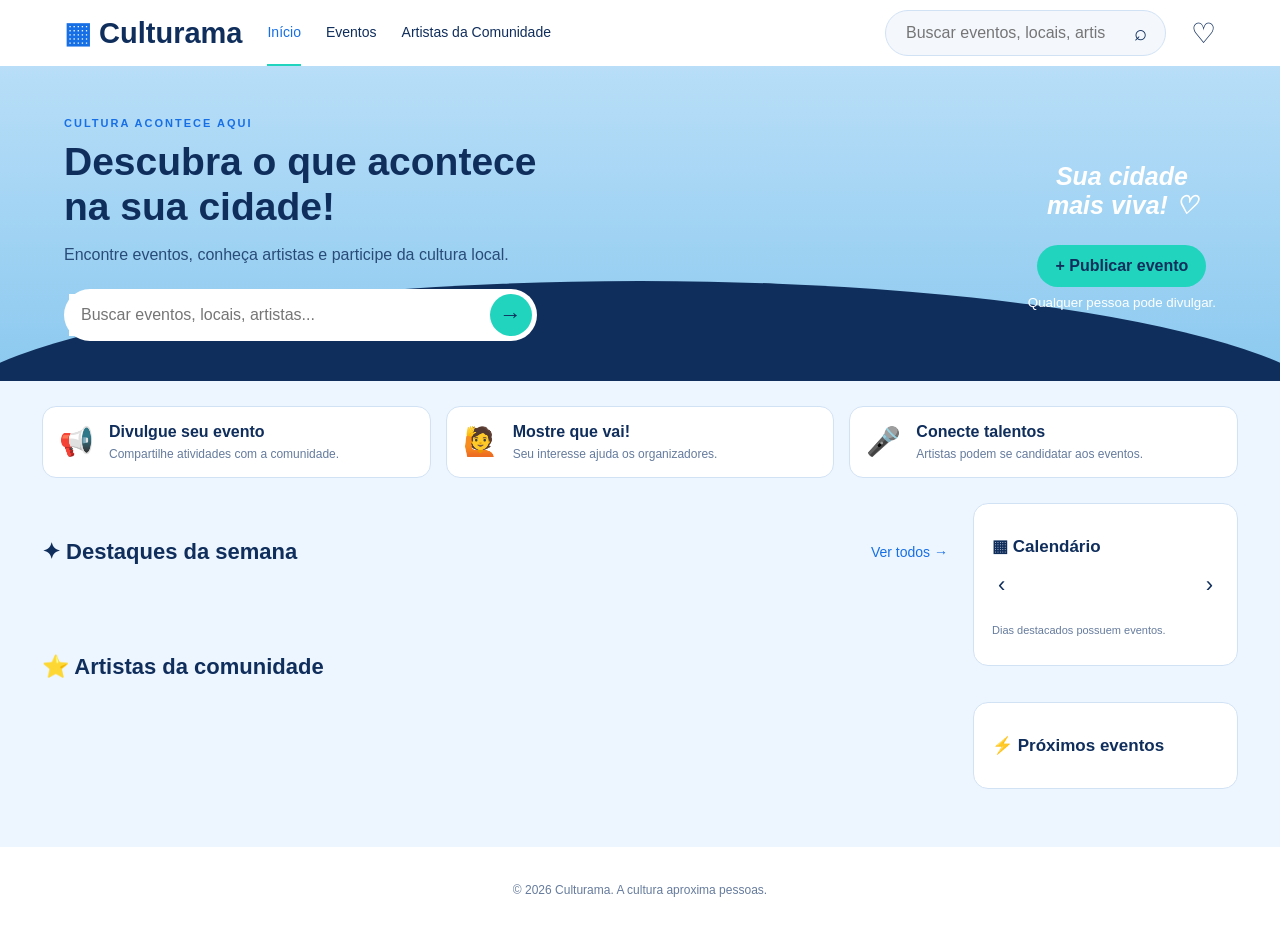
<file: index.html>
<!DOCTYPE html>
<html lang="pt-BR">
<head>
    <meta charset="UTF-8">
    <meta name="viewport" content="width=device-width, initial-scale=1.0">

    <title>Culturama | Cultura na sua cidade</title>

    <!-- Conexão com os arquivos CSS -->
    <link rel="stylesheet" href="../css/style.css">
</head>

<body>

    <!-- CABEÇALHO -->
    <header class="cabecalho">

        <a href="../index.html" class="logo">
            <span>▦</span> Culturama
        </a>

        <nav>
            <a href="../index.html" class="ativo">Início</a>
            <a href="../eventos.html">Eventos</a>
            <a href="#artistas">Artistas da Comunidade</a>
        </nav>

        <form id="form-busca-topo" class="busca-topo">
            <input
                type="search"
                placeholder="Buscar eventos, locais, artistas..."
                id="busca-topo"
            >
            <button type="submit">⌕</button>
        </form>

        <a href="../favoritos.html" class="usuario">♡</a>

    </header>


    <!-- BANNER PRINCIPAL -->
    <section class="banner">

        <div class="banner-texto">

            <p class="subtitulo">CULTURA ACONTECE AQUI</p>

            <h1>
                Descubra o que acontece
                <br>
                na sua cidade!
            </h1>

            <p>
                Encontre eventos, conheça artistas
                e participe da cultura local.
            </p>

            <form id="form-busca-banner" class="busca-banner">
                <input
                    type="search"
                    placeholder="Buscar eventos, locais, artistas..."
                >

                <button type="submit">→</button>
            </form>

        </div>

        <div class="banner-lateral">
            <p>Sua cidade<br>mais viva! ♡</p>

            <button data-abrir-publicacao>
                + Publicar evento
            </button>

            <small>Qualquer pessoa pode divulgar.</small>
        </div>

    </section>


    <!-- BENEFÍCIOS DA PLATAFORMA -->
    <section class="beneficios container">

        <article>
            <span>📢</span>
            <div>
                <h2>Divulgue seu evento</h2>
                <p>Compartilhe atividades com a comunidade.</p>
            </div>
        </article>

        <article>
            <span>🙋</span>
            <div>
                <h2>Mostre que vai!</h2>
                <p>Seu interesse ajuda os organizadores.</p>
            </div>
        </article>

        <article>
            <span>🎤</span>
            <div>
                <h2>Conecte talentos</h2>
                <p>Artistas podem se candidatar aos eventos.</p>
            </div>
        </article>

    </section>


    <!-- CONTEÚDO PRINCIPAL -->
    <main class="container layout-principal">

        <section class="conteudo">

            <div class="titulo-secao">
                <h2>✦ Destaques da semana</h2>
                <a href="../eventos.html">Ver todos →</a>
            </div>

            <!-- Os eventos serão colocados pelo JavaScript -->
            <div id="lista-destaques" class="grade-eventos"></div>


            <!-- ARTISTAS -->
            <section id="artistas" class="secao-artistas">

                <div class="titulo-secao">
                    <h2>⭐ Artistas da comunidade</h2>
                </div>

                <div id="lista-artistas" class="grade-artistas"></div>

            </section>

        </section>


        <!-- BARRA LATERAL -->
        <aside class="barra-lateral">

            <section class="painel">

                <h2>▦ Calendário</h2>

                <div class="calendario-cabecalho">

                    <button id="mes-anterior">‹</button>

                    <strong id="mes-atual"></strong>

                    <button id="mes-proximo">›</button>

                </div>

                <div id="calendario-grade" class="calendario-grade"></div>

                <p class="legenda">Dias destacados possuem eventos.</p>

            </section>


            <section class="painel">

                <h2>⚡ Próximos eventos</h2>

                <div id="proximos-eventos"></div>

            </section>

        </aside>

    </main>


    <!-- FORMULÁRIO DE PUBLICAÇÃO -->
    <dialog id="dialog-publicacao">

        <form id="form-evento" class="formulario">

            <button type="button" data-fechar-dialogo class="fechar">
                ×
            </button>

            <h2>Divulgue seu evento</h2>

            <label>
                Nome do evento
                <input type="text" name="nome" required>
            </label>

            <label>
                Categoria
                <select name="categoria">
                    <option value="show">Show</option>
                    <option value="comunidade">Comunidade</option>
                    <option value="palestra">Palestra</option>
                    <option value="teatro">Teatro e cinema</option>
                    <option value="esporte">Esportes</option>
                    <option value="outros">Outros</option>
                </select>
            </label>

            <label>
                Data
                <input type="date" name="data" required>
            </label>

            <label>
                Local
                <input type="text" name="local" required>
            </label>

            <label>
                Bairro
                <input type="text" name="bairro" required>
            </label>

            <label>
                Entrada
                <select name="preco">
                    <option value="gratuito">Gratuito</option>
                    <option value="pago">Pago</option>
                </select>
            </label>

            <label>
                Valor do ingresso
                <input type="number" name="valor" min="0" step="0.01">
            </label>

            <label>
                Link da foto ou cartaz
                <input type="url" name="imagem">
            </label>

            <label>
                Descrição
                <textarea name="descricao" required></textarea>
            </label>

            <label class="checkbox">
                <input type="checkbox" name="artistaAberto">
                Aceito inscrições de artistas
            </label>

            <label>
                Repetição
                <select name="recorrencia">
                    <option value="unico">Evento único</option>
                    <option value="semanal">Semanal</option>
                    <option value="mensal">Mensal</option>
                </select>
            </label>

            <button type="submit" class="botao-principal">
                Publicar evento
            </button>

        </form>

    </dialog>


    <footer class="rodape">
        <p>© 2026 Culturama. A cultura aproxima pessoas.</p>
    </footer>

</body>
</html>
</file>
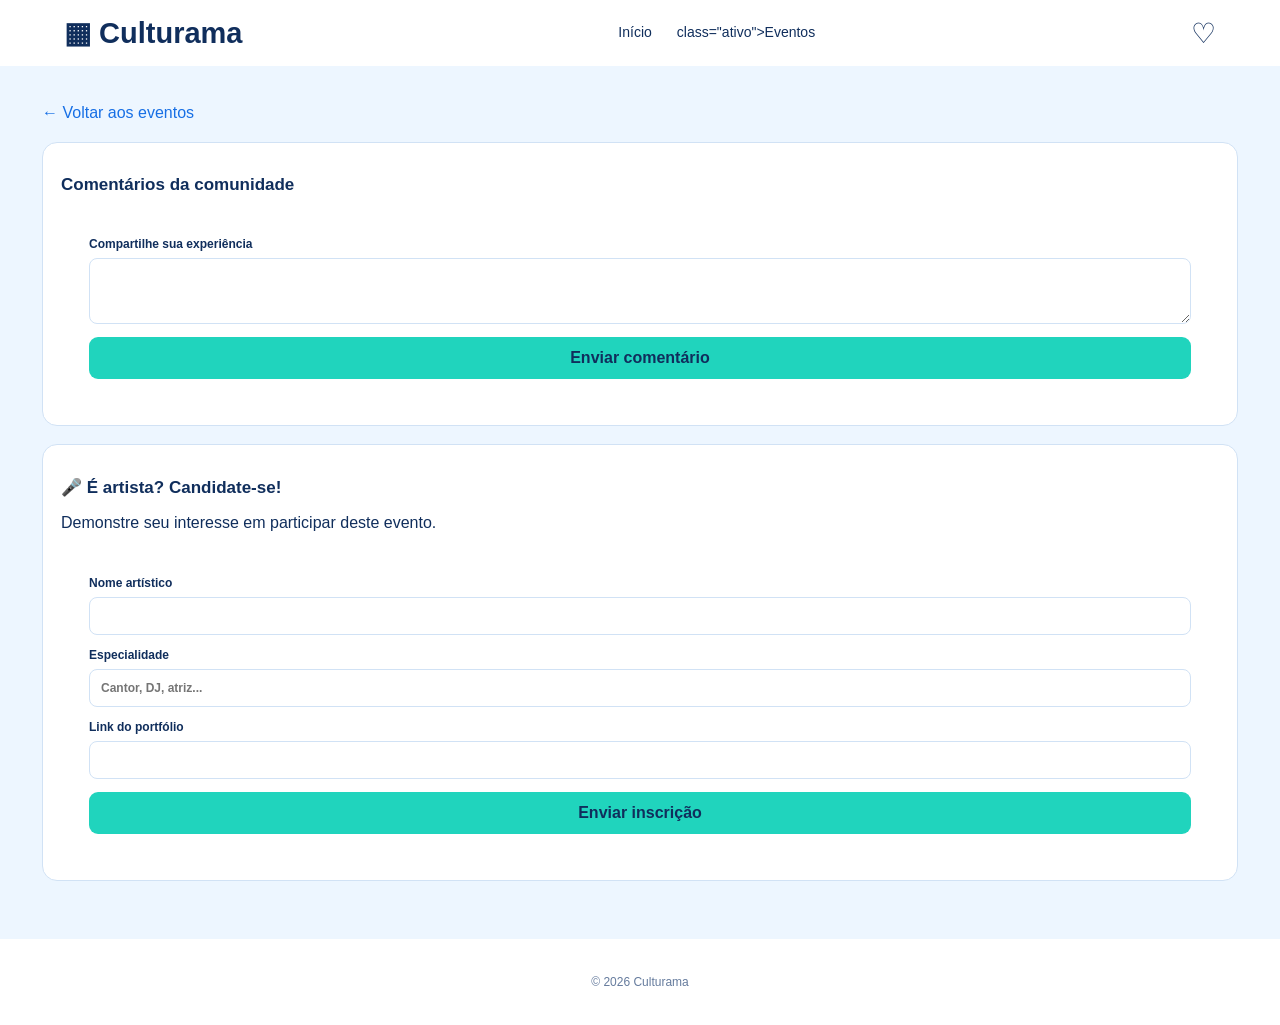
<file: detalhes.html>
<!DOCTYPE html>
<html lang="pt-BR">

<head>
    <meta charset="UTF-8">
    <meta name="viewport" content="width=device-width, initial-scale=1.0">

    <title>Detalhes do evento | Culturama</title>

    <link rel="stylesheet" href="../css/style.css">

</head>

<body>

    <header class="cabecalho">

        <a href="../index.html" class="logo">▦ Culturama</a>

        <nav>
            <a href="../index.html">Início</a>
            <a href="../eventos.html"> class="ativo">Eventos</a>
        </nav>

        <a href="../favoritos.html" class="usuario">♡</a>

    </header>


    <main class="container pagina-detalhes">

        <a href="../eventos.html" class="voltar">
            ← Voltar aos eventos
        </a>

        <!-- Informações preenchidas pelo JavaScript -->
        <div id="detalhe-evento"></div>


        <!-- COMENTÁRIOS -->
        <section class="painel">

            <h2>Comentários da comunidade</h2>

            <form id="form-comentario" class="formulario">

                <label>
                    Compartilhe sua experiência

                    <textarea
                        id="texto-comentario"
                        rows="3"
                        required
                    ></textarea>
                </label>

                <button class="botao-principal" type="submit">
                    Enviar comentário
                </button>

            </form>

            <div id="lista-comentarios"></div>

        </section>


        <!-- INSCRIÇÃO DE ARTISTAS -->
        <section class="painel">

            <h2>🎤 É artista? Candidate-se!</h2>

            <p>
                Demonstre seu interesse em participar deste evento.
            </p>

            <form id="form-inscricao-artista" class="formulario">

                <label>
                    Nome artístico
                    <input name="artista" required>
                </label>

                <label>
                    Especialidade
                    <input
                        name="especialidade"
                        placeholder="Cantor, DJ, atriz..."
                        required
                    >
                </label>

                <label>
                    Link do portfólio
                    <input name="portfolio" type="url">
                </label>

                <button class="botao-principal" type="submit">
                    Enviar inscrição
                </button>

            </form>

        </section>

    </main>


    <footer class="rodape">
        <p>© 2026 Culturama</p>
    </footer>

</body>
</html>
</file>
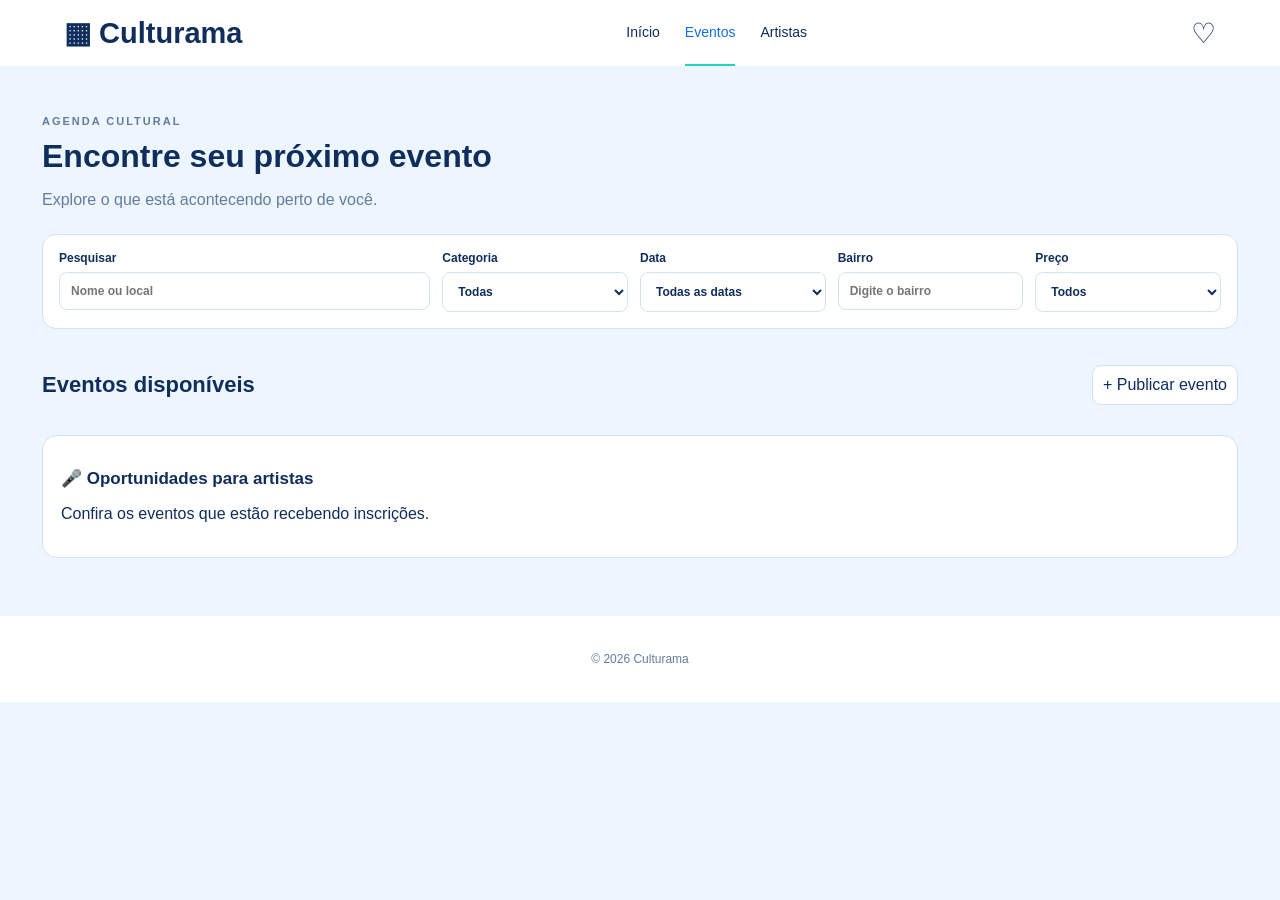
<file: eventos.html>
<!DOCTYPE html>
<html lang="pt-BR">

<head>
    <meta charset="UTF-8">
    <meta name="viewport" content="width=device-width, initial-scale=1.0">

    <title>Eventos | Culturama</title>

    <link rel="stylesheet" href="../css/style.css">
</head>

<body>

    <header class="cabecalho">

        <a href="../index.html" class="logo">▦ Culturama</a>

        <nav>
            <a href="../index.html">Início</a>
            <a href="../eventos.html" class="ativo">Eventos</a>
            <a href="../index.html#artistas">Artistas</a>
        </nav>

        <a href="../favoritos.html" class="usuario">♡</a>

    </header>


    <main class="container pagina-listagem">

        <section class="titulo-pagina">

            <p class="subtitulo">AGENDA CULTURAL</p>

            <h1>Encontre seu próximo evento</h1>

            <p>
                Explore o que está acontecendo perto de você.
            </p>

        </section>


        <!-- FILTROS -->
        <section class="filtros">

            <label>
                Pesquisar
                <input
                    type="search"
                    id="filtro-pesquisa"
                    placeholder="Nome ou local"
                >
            </label>

            <label>
                Categoria
                <select id="filtro-categoria">
                    <option value="todos">Todas</option>
                    <option value="show">Shows</option>
                    <option value="comunidade">Comunidade</option>
                    <option value="palestra">Palestras</option>
                    <option value="teatro">Teatro e cinema</option>
                    <option value="esporte">Esportes</option>
                    <option value="outros">Outros</option>
                </select>
            </label>

            <label>
                Data
                <select id="filtro-data">
                    <option value="todos">Todas as datas</option>
                    <option value="fim-semana">Este fim de semana</option>
                    <option value="proximos">Próximos eventos</option>
                </select>
            </label>

            <label>
                Bairro
                <input
                    type="search"
                    id="filtro-bairro"
                    placeholder="Digite o bairro"
                >
            </label>

            <label>
                Preço
                <select id="filtro-preco">
                    <option value="todos">Todos</option>
                    <option value="gratuito">Gratuitos</option>
                    <option value="pago">Pagos</option>
                </select>
            </label>

        </section>


        <div class="titulo-secao">
            <h2>Eventos disponíveis</h2>

            <button data-abrir-publicacao class="botao-secundario">
                + Publicar evento
            </button>
        </div>


        <!-- Cards gerados pelo JavaScript -->
        <div id="lista-eventos" class="grade-eventos"></div>


        <!-- OPORTUNIDADES PARA ARTISTAS -->
        <section class="painel">

            <h2>🎤 Oportunidades para artistas</h2>

            <p>
                Confira os eventos que estão recebendo inscrições.
            </p>

            <div id="lista-eventos-abertos"></div>

        </section>

    </main>


    <!-- FORMULÁRIO DE PUBLICAÇÃO -->
    <dialog id="dialog-publicacao">

        <form id="form-evento" class="formulario">

            <button type="button" data-fechar-dialogo class="fechar">×</button>

            <h2>Divulgue seu evento</h2>

            <label>Nome
                <input name="nome" required>
            </label>

            <label>Categoria
                <select name="categoria">
                    <option value="show">Show</option>
                    <option value="comunidade">Comunidade</option>
                    <option value="palestra">Palestra</option>
                    <option value="teatro">Teatro e cinema</option>
                    <option value="esporte">Esportes</option>
                    <option value="outros">Outros</option>
                </select>
            </label>

            <label>Data
                <input name="data" type="date" required>
            </label>

            <label>Local
                <input name="local" required>
            </label>

            <label>Bairro
                <input name="bairro" required>
            </label>

            <label>Entrada
                <select name="preco">
                    <option value="gratuito">Gratuito</option>
                    <option value="pago">Pago</option>
                </select>
            </label>

            <label>Valor
                <input name="valor" type="number" min="0">
            </label>

            <label>Imagem (URL)
                <input name="imagem" type="url">
            </label>

            <label>Descrição
                <textarea name="descricao" required></textarea>
            </label>

            <label class="checkbox">
                <input type="checkbox" name="artistaAberto">
                Aceito inscrições de artistas
            </label>

            <label>Recorrência
                <select name="recorrencia">
                    <option value="unico">Único</option>
                    <option value="semanal">Semanal</option>
                    <option value="mensal">Mensal</option>
                </select>
            </label>

            <button class="botao-principal" type="submit">
                Publicar evento
            </button>

        </form>

    </dialog>


    <footer class="rodape">
        <p>© 2026 Culturama</p>
    </footer>

</body>
</html>
</file>
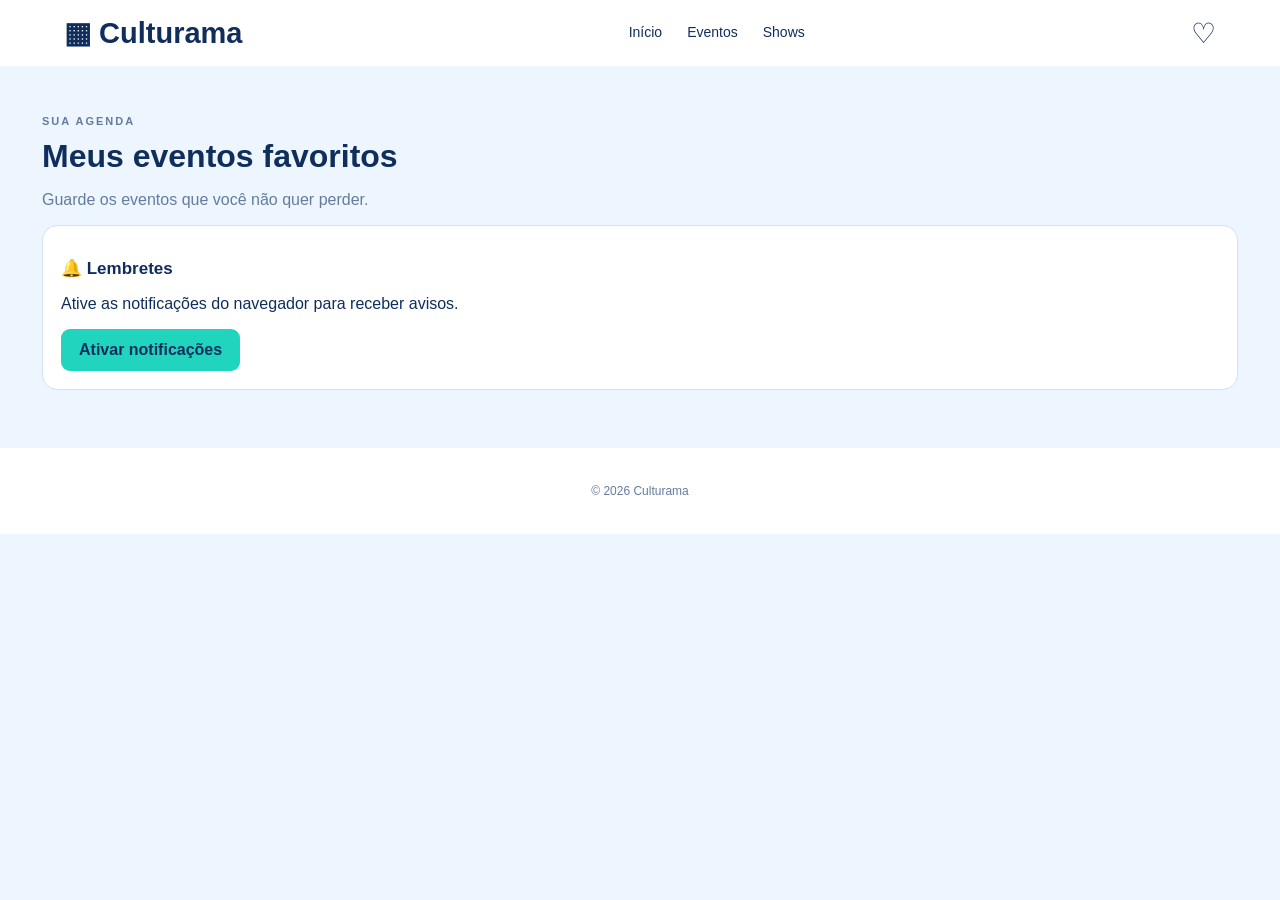
<file: favoritos.html>
<!DOCTYPE html>
<html lang="pt-BR">

<head>
    <meta charset="UTF-8">
    <meta name="viewport" content="width=device-width, initial-scale=1.0">

    <title>Meus eventos | Culturama</title>

    <link rel="stylesheet" href="../css/style.css">
</head>

<body>

    <header class="cabecalho">

        <a href="../index.html" class="logo">▦ Culturama</a>

        <nav>
            <a href="../index.html">Início</a>
            <a href="../eventos.html">Eventos</a>
            <a href="../eventos.html?categoria=show">Shows</a>
        </nav>

        <a href="../favoritos.html" class="usuario">♡</a>

    </header>


    <main class="container pagina-listagem">

        <section class="titulo-pagina">

            <p class="subtitulo">SUA AGENDA</p>

            <h1>Meus eventos favoritos</h1>

            <p>
                Guarde os eventos que você não quer perder.
            </p>

        </section>


        <!-- Eventos favoritos -->
        <div id="lista-favoritos" class="grade-eventos"></div>


        <!-- LEMBRETES -->
        <section class="painel">

            <h2>🔔 Lembretes</h2>

            <p>
                Ative as notificações do navegador para receber avisos.
            </p>

            <button id="ativar-lembretes" class="botao-principal">
                Ativar notificações
            </button>

        </section>

    </main>


    <footer class="rodape">
        <p>© 2026 Culturama</p>
    </footer>

</body>
</html>
</file>
<file: css/style.css>
/* =================================
   1. CONFIGURAÇÕES GERAIS
================================= */

:root {
    --azul: #102e5c;
    --azul-medio: #176fe5;
    --azul-claro: #a9dafa;
    --turquesa: #20d4bd;
    --fundo: #edf6ff;
    --branco: #ffffff;
    --cinza: #657b9d;
    --borda: #d1e2f5;
}

* {
    box-sizing: border-box;
}

body {
    margin: 0;
    font-family: Arial, Helvetica, sans-serif;
    background: var(--fundo);
    color: var(--azul);
}

a {
    text-decoration: none;
    color: inherit;
}

button,
input,
select,
textarea {
    font: inherit;
}

button {
    cursor: pointer;
}


/* =================================
   2. CABEÇALHO
================================= */

.cabecalho {
    height: 66px;
    background: var(--branco);

    display: flex;
    align-items: center;
    justify-content: space-between;

    padding: 0 5%;
    gap: 25px;
}

.logo {
    font-size: 29px;
    font-weight: bold;
    white-space: nowrap;
}

.logo span {
    color: var(--azul-medio);
}

.cabecalho nav {
    display: flex;
    align-items: center;
    gap: 25px;
    height: 100%;
}

.cabecalho nav a {
    font-size: 14px;
    height: 100%;
    display: flex;
    align-items: center;
    border-bottom: 2px solid transparent;
}

.cabecalho nav a:hover,
.cabecalho nav a.ativo {
    color: var(--azul-medio);
    border-color: var(--turquesa);
}

.usuario {
    font-size: 28px;
}


/* =================================
   3. PESQUISA DO CABEÇALHO
================================= */

.busca-topo {
    display: flex;
    align-items: center;
    background: #f4f8fd;
    border: 1px solid var(--borda);
    border-radius: 30px;
    padding: 5px 12px;
    margin-left: auto;
}

.busca-topo input {
    border: none;
    background: transparent;
    outline: none;
    padding: 8px;
    width: 230px;
}

.busca-topo button {
    border: none;
    background: transparent;
    color: var(--azul);
    font-size: 22px;
}


/* =================================
   4. BANNER PRINCIPAL
================================= */

.banner {
    min-height: 292px;

    background: linear-gradient(
        180deg,
        #b8def8,
        #8bc9ef
    );

    display: flex;
    justify-content: space-between;
    align-items: center;

    padding: 40px 5%;

    position: relative;
    overflow: hidden;
}

.banner::after {
    content: "";

    position: absolute;
    left: -5%;
    bottom: -180px;

    width: 110%;
    height: 280px;

    background: var(--azul);

    border-radius: 50% 50% 0 0;
}

.banner-texto,
.banner-lateral {
    position: relative;
    z-index: 2;
}

.banner-texto {
    max-width: 650px;
}

.subtitulo {
    color: var(--azul-medio);
    font-size: 11px;
    font-weight: bold;
    letter-spacing: 2px;
}

.banner h1 {
    font-size: 39px;
    line-height: 1.15;
    margin: 10px 0;
}

.banner-texto > p:not(.subtitulo) {
    color: #284b77;
}

.banner-lateral {
    text-align: center;
    color: white;
}

.banner-lateral p {
    font-size: 25px;
    font-style: italic;
    font-weight: bold;
}

.banner-lateral button {
    background: var(--turquesa);
    color: var(--azul);
    border: none;
    padding: 12px 18px;
    border-radius: 25px;
    font-weight: bold;
}

.banner-lateral small {
    display: block;
    margin-top: 8px;
}


/* =================================
   5. CAMPO DE PESQUISA DO BANNER
================================= */

.busca-banner {
    display: flex;
    align-items: center;

    background: white;
    border-radius: 30px;
    padding: 5px;

    max-width: 520px;
    margin-top: 25px;
}

.busca-banner input {
    flex: 1;
    min-width: 0;
    padding: 12px;
    border: none;
    outline: none;
}

.busca-banner button {
    width: 42px;
    height: 42px;
    border: none;
    border-radius: 50%;
    background: var(--turquesa);
    color: var(--azul);
    font-size: 22px;
}


/* =================================
   6. CONTAINER E BENEFÍCIOS
================================= */

.container {
    max-width: 1240px;
    margin: auto;
    padding-left: 22px;
    padding-right: 22px;
}

.beneficios {
    display: grid;
    grid-template-columns: repeat(3, 1fr);
    gap: 15px;

    padding-top: 25px;
    padding-bottom: 25px;
}

.beneficios article {
    background: white;
    border: 1px solid var(--borda);
    border-radius: 14px;

    padding: 16px;

    display: flex;
    align-items: center;
    gap: 15px;
}

.beneficios article span {
    font-size: 28px;
}

.beneficios h2 {
    font-size: 16px;
    margin: 0 0 6px;
}

.beneficios p {
    color: var(--cinza);
    font-size: 12px;
    margin: 0;
}


/* =================================
   7. CONTEÚDO PRINCIPAL
================================= */

.layout-principal {
    display: grid;
    grid-template-columns: minmax(0, 1fr) 265px;
    gap: 25px;
    padding-bottom: 40px;
}

.titulo-secao {
    display: flex;
    justify-content: space-between;
    align-items: center;
    margin: 18px 0;
}

.titulo-secao h2 {
    font-size: 22px;
}

.titulo-secao a {
    color: var(--azul-medio);
    font-size: 14px;
}


/* =================================
   8. CARDS DE EVENTOS
================================= */

.grade-eventos {
    display: grid;
    grid-template-columns: repeat(3, minmax(0, 1fr));
    gap: 18px;
}

.card-evento {
    background: white;
    border: 1px solid var(--borda);
    border-radius: 15px;
    overflow: hidden;

    box-shadow: 0 5px 16px #173d6410;

    display: flex;
    flex-direction: column;
}

.foto-card {
    height: 145px;

    background-size: cover;
    background-position: center;
    background-color: #c5d8e9;

    position: relative;
}

.categoria-tag {
    position: absolute;
    bottom: 12px;
    left: 13px;

    background: #078f83;
    color: white;

    border-radius: 15px;
    padding: 5px 11px;

    font-size: 11px;
}

.card-conteudo {
    padding: 14px;

    display: flex;
    flex-direction: column;
    flex: 1;
}

.card-conteudo h3 {
    font-size: 16px;
    line-height: 1.3;
}

.metadado {
    font-size: 12px;
    color: #405b80;
}

.assunto {
    display: inline-block;
    align-self: flex-start;

    background: #edf5ff;
    border: 1px solid var(--borda);

    border-radius: 7px;
    padding: 5px 9px;

    font-size: 11px;
    color: var(--cinza);
    margin: 9px 0;
}

.presencas {
    font-size: 12px;
    color: var(--cinza);
}

.acoes-card {
    display: flex;
    gap: 8px;
    margin-top: auto;
    padding-top: 12px;
}

.acoes-card a,
.acoes-card button {
    flex: 1;
    background: white;
    border: 1px solid var(--azul);
    border-radius: 8px;

    padding: 9px;
    text-align: center;
    color: var(--azul);
    font-size: 12px;
}

.acoes-card button {
    flex: 0 0 40px;
    font-size: 18px;
}

.botao-eu-vou-card {
    margin-top: 9px;
    background: var(--turquesa);
    color: var(--azul);
    border: none;
    border-radius: 8px;
    padding: 10px;
    font-weight: bold;
}


/* =================================
   9. BARRA LATERAL E CALENDÁRIO
================================= */

.barra-lateral {
    display: flex;
    flex-direction: column;
    gap: 18px;
}

.painel {
    background: white;
    border: 1px solid var(--borda);
    border-radius: 15px;
    padding: 18px;
    margin-bottom: 18px;
}

.painel h2 {
    font-size: 17px;
}

.calendario-cabecalho {
    display: flex;
    align-items: center;
    justify-content: space-between;
    margin: 14px 0;
}

.calendario-cabecalho button {
    border: none;
    background: transparent;
    font-size: 22px;
    color: var(--azul);
}

.calendario-grade {
    display: grid;
    grid-template-columns: repeat(7, 1fr);
    gap: 5px;
    text-align: center;
}

.dia-semana,
.dia-calendario {
    padding: 7px 0;
    font-size: 12px;
}

.dia-semana {
    color: var(--cinza);
}

.dia-calendario {
    border: none;
    background: transparent;
    border-radius: 50%;
    color: var(--azul);
}

.dia-calendario.tem-evento {
    background: var(--turquesa);
    font-weight: bold;
}

.dia-calendario.selecionado {
    outline: 2px solid var(--azul-medio);
}

.legenda {
    font-size: 11px;
    color: var(--cinza);
}


/* =================================
   10. PRÓXIMOS EVENTOS
================================= */

.proximo-item {
    display: flex;
    align-items: center;
    gap: 12px;
    margin: 12px 0;
}

.miniatura {
    width: 48px;
    height: 48px;
    object-fit: cover;
    border-radius: 9px;
}

.proximo-item strong {
    font-size: 12px;
    display: block;
}

.proximo-item small {
    font-size: 10px;
    color: var(--cinza);
}


/* =================================
   11. ARTISTAS
================================= */

.secao-artistas {
    margin-top: 35px;
}

.grade-artistas {
    display: grid;
    grid-template-columns: repeat(2, 1fr);
    gap: 12px;
}

.artista-card {
    display: flex;
    align-items: center;
    gap: 12px;

    padding: 12px;

    background: white;
    border: 1px solid var(--borda);
    border-radius: 13px;
}

.artista-card img {
    width: 58px;
    height: 58px;
    object-fit: cover;
    border-radius: 50%;
}

.artista-card h3 {
    font-size: 14px;
    margin: 0 0 4px;
}

.artista-card p {
    font-size: 12px;
    color: var(--cinza);
}

.selo {
    font-size: 10px;
    color: #078b78;
}


/* =================================
   12. PÁGINA DE EVENTOS
================================= */

.pagina-listagem,
.pagina-detalhes {
    padding-top: 38px;
    padding-bottom: 40px;
}

.titulo-pagina h1 {
    font-size: 32px;
    margin: 6px 0;
}

.titulo-pagina p {
    color: var(--cinza);
}

.filtros {
    display: grid;
    grid-template-columns: 2fr 1fr 1fr 1fr 1fr;
    gap: 12px;

    background: white;
    border: 1px solid var(--borda);
    border-radius: 14px;

    padding: 16px;
    margin: 25px 0;
}

.filtros label,
.formulario label {
    display: flex;
    flex-direction: column;
    gap: 7px;
    font-size: 12px;
    font-weight: bold;
}

.filtros input,
.filtros select,
.formulario input,
.formulario select,
.formulario textarea {
    width: 100%;
    min-width: 0;
    padding: 11px;
    border: 1px solid var(--borda);
    border-radius: 8px;
    background: white;
    color: var(--azul);
}

.grade-listagem {
    grid-template-columns: repeat(4, minmax(0, 1fr));
}

.botao-secundario {
    background: white;
    border: 1px solid var(--borda);
    border-radius: 9px;
    padding: 10px;
    color: var(--azul);
}


/* =================================
   13. FORMULÁRIOS E JANELA
================================= */

#dialog-publicacao {
    border: none;
    border-radius: 16px;
    padding: 0;

    width: min(560px, calc(100% - 24px));
    max-height: 90vh;
}

#dialog-publicacao::backdrop {
    background: #071b38aa;
}

.formulario {
    padding: 28px;
    display: grid;
    gap: 13px;

    position: relative;
    max-height: 90vh;
    overflow: auto;
}

.formulario h2 {
    margin: 0;
}

.fechar {
    position: absolute;
    right: 16px;
    top: 10px;

    border: none;
    background: transparent;

    font-size: 27px;
    color: var(--azul);
}

.checkbox {
    display: flex !important;
    flex-direction: row !important;
    align-items: center;
}

.checkbox input {
    width: auto;
}

.botao-principal {
    background: var(--turquesa);
    color: var(--azul);
    border: none;
    border-radius: 9px;
    padding: 12px 18px;
    font-weight: bold;
}

.voltar {
    display: inline-block;
    color: var(--azul-medio);
    margin-bottom: 20px;
}

.detalhe-evento {
    background: white;
    border: 1px solid var(--borda);
    border-radius: 16px;
    overflow: hidden;
    margin-bottom: 22px;
}

.detalhe-capa {
    width: 100%;
    height: 300px;
    object-fit: cover;
}

.detalhe-corpo {
    padding: 24px;
}

.detalhe-acoes {
    display: flex;
    flex-wrap: wrap;
    gap: 10px;
}

.detalhe-acoes button,
.detalhe-acoes a {
    background: white;
    border: 1px solid var(--borda);
    border-radius: 9px;
    padding: 11px;
    color: var(--azul);
}

.comentario {
    border-top: 1px solid var(--borda);
    padding: 12px 0;
    font-size: 13px;
}

.oportunidade {
    display: flex;
    justify-content: space-between;
    gap: 12px;
    align-items: center;
    padding: 12px 0;
    border-bottom: 1px solid var(--borda);
}

.oportunidade a {
    color: var(--azul-medio);
    font-size: 12px;
}

.vazio {
    grid-column: 1 / -1;
    padding: 25px;
    background: white;
    border-radius: 12px;
    text-align: center;
    color: var(--cinza);
}


/* =================================
   14. RODAPÉ
================================= */

.rodape {
    text-align: center;
    padding: 24px;
    background: white;
    color: var(--cinza);
    font-size: 12px;
}
</file>
